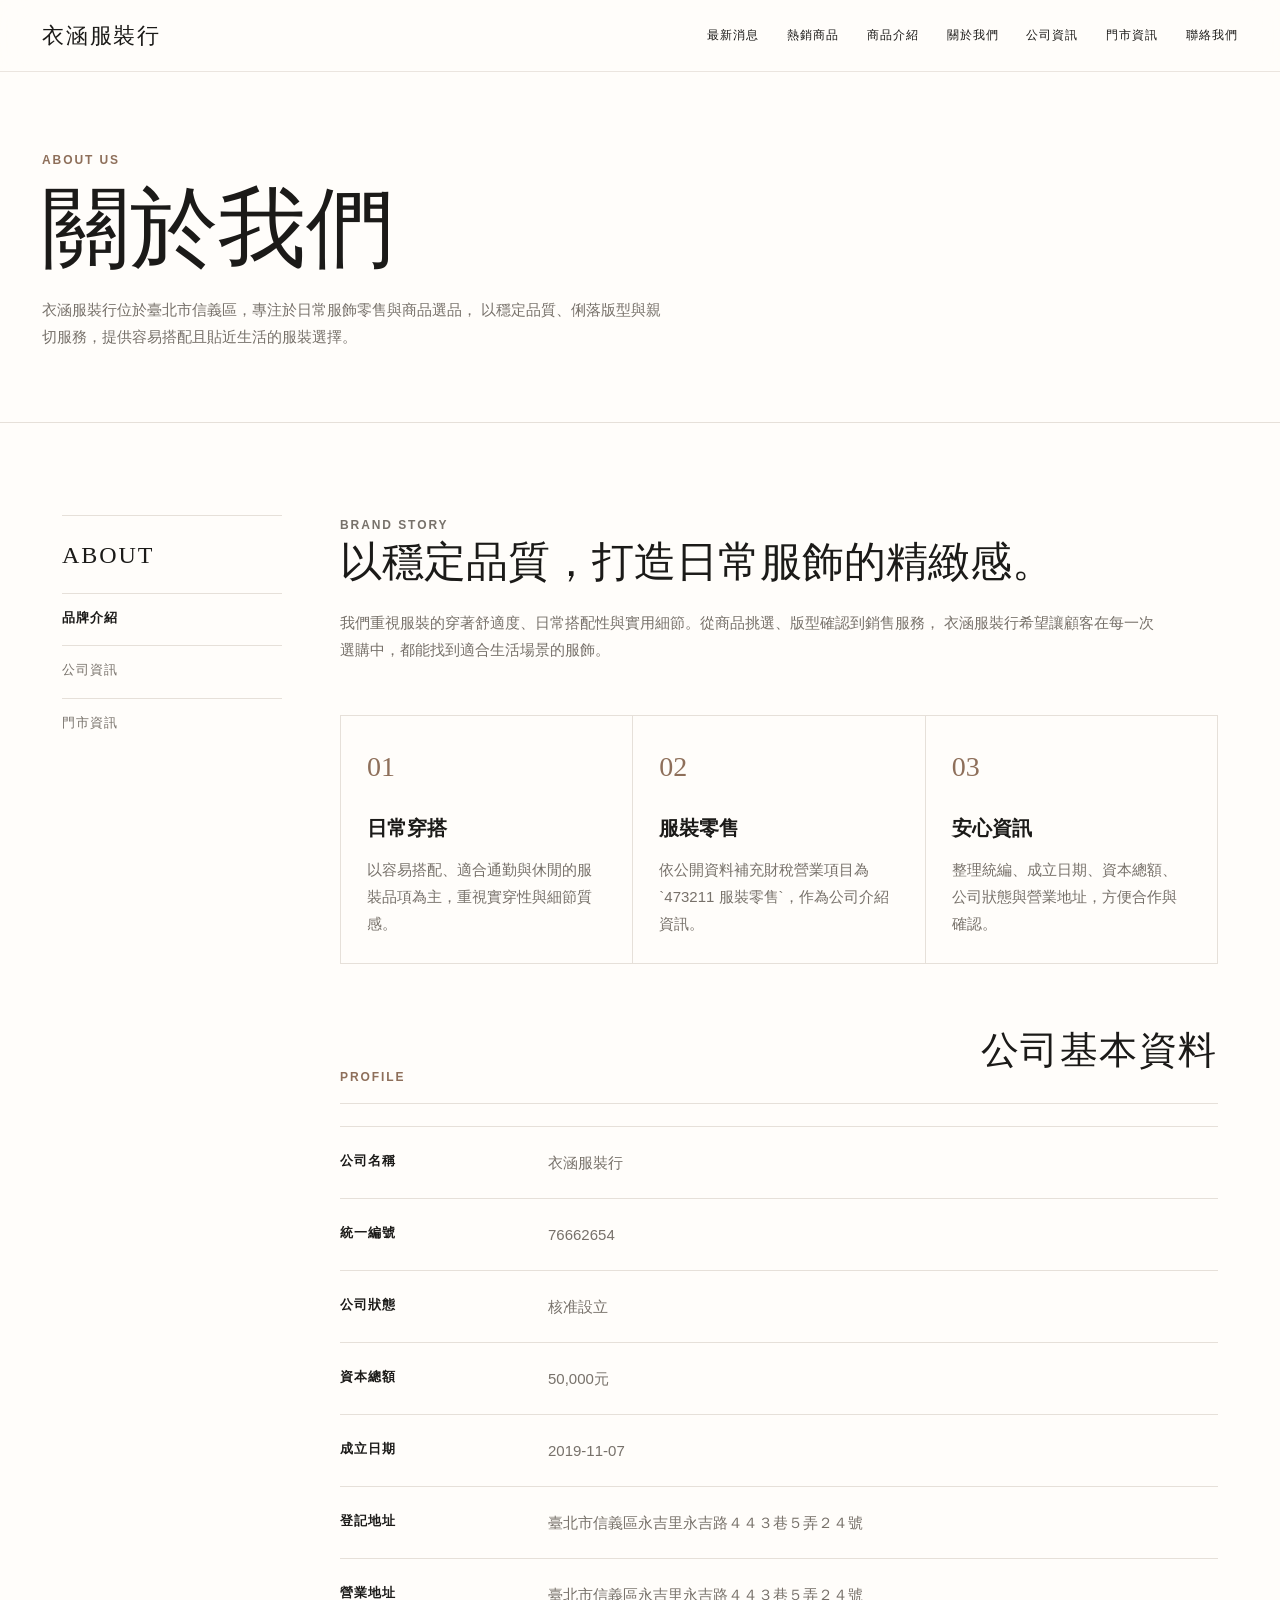
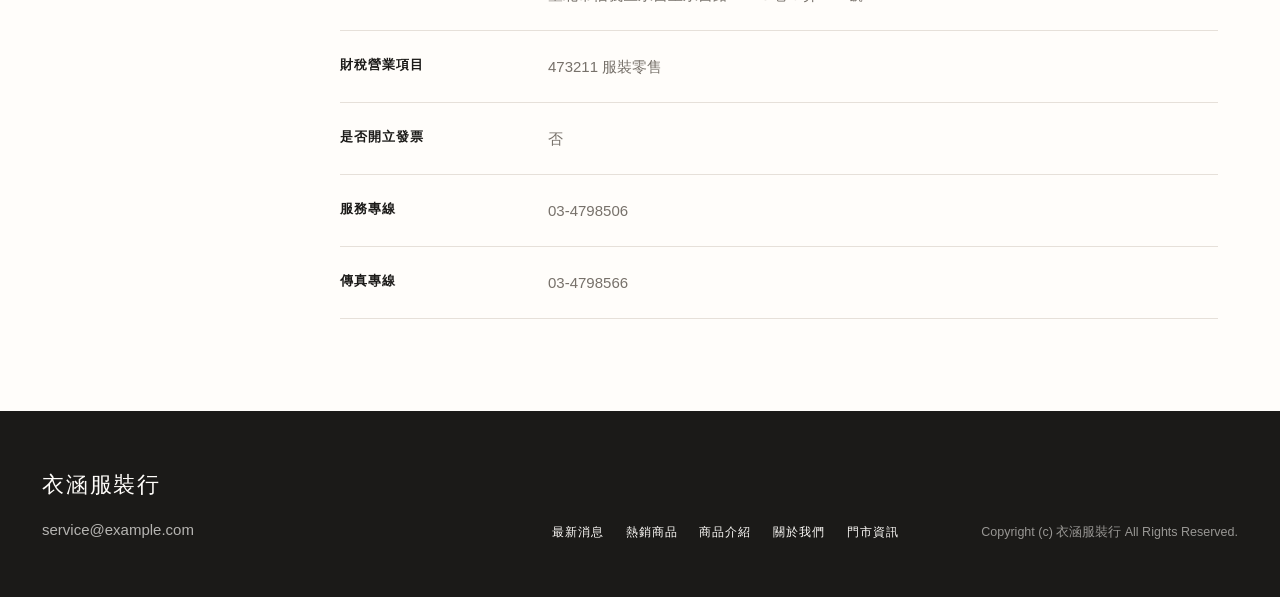
<file: about.html>
<!doctype html>
<html lang="zh-Hant">
  <head>
    <meta charset="utf-8">
    <meta name="viewport" content="width=device-width, initial-scale=1">
    <title>關於我們 | 衣涵服裝行</title>
    <meta
      name="description"
      content="關於衣涵服裝行。整理品牌介紹、公司登記資訊、營業項目與服裝零售相關資訊。"
    >
    <link rel="stylesheet" href="styles.css?v=about-page-1">
  </head>
  <body>
    <header class="site-header" data-header>
      <a class="brand" href="index.html#top" aria-label="衣涵服裝行 top">衣涵服裝行</a>
      <button class="menu-toggle" type="button" aria-label="開啟選單" aria-expanded="false" data-menu-toggle>
        <span></span>
        <span></span>
      </button>
      <nav class="site-nav" data-nav>
        <a href="index.html#topics">最新消息</a>
        <a href="hot.html">熱銷商品</a>
        <a href="index.html#products">商品介紹</a>
        <a href="about.html" aria-current="page">關於我們</a>
        <a href="index.html#company">公司資訊</a>
        <a href="store.html">門市資訊</a>
        <a href="#contact">聯絡我們</a>
      </nav>
    </header>

    <main>
      <section class="page-hero about-page-hero">
        <p class="eyebrow">ABOUT US</p>
        <h1>關於我們</h1>
        <p>
          衣涵服裝行位於臺北市信義區，專注於日常服飾零售與商品選品，
          以穩定品質、俐落版型與親切服務，提供容易搭配且貼近生活的服裝選擇。
        </p>
      </section>

      <section class="section inner-layout">
        <aside class="side-menu" aria-label="關於選單">
          <h2>ABOUT</h2>
          <a href="about.html" aria-current="page">品牌介紹</a>
          <a href="index.html#company">公司資訊</a>
          <a href="store.html">門市資訊</a>
        </aside>

        <div class="about-detail">
          <section class="about-intro-block">
            <div>
              <p class="eyebrow">BRAND STORY</p>
              <h2>以穩定品質，打造日常服飾的精緻感。</h2>
            </div>
            <p>
              我們重視服裝的穿著舒適度、日常搭配性與實用細節。從商品挑選、版型確認到銷售服務，
              衣涵服裝行希望讓顧客在每一次選購中，都能找到適合生活場景的服飾。
            </p>
          </section>

          <section class="about-feature-grid" aria-label="服務特色">
            <article>
              <span>01</span>
              <h3>日常穿搭</h3>
              <p>以容易搭配、適合通勤與休閒的服裝品項為主，重視實穿性與細節質感。</p>
            </article>
            <article>
              <span>02</span>
              <h3>服裝零售</h3>
              <p>依公開資料補充財稅營業項目為 `473211 服裝零售`，作為公司介紹資訊。</p>
            </article>
            <article>
              <span>03</span>
              <h3>安心資訊</h3>
              <p>整理統編、成立日期、資本總額、公司狀態與營業地址，方便合作與確認。</p>
            </article>
          </section>

          <section class="about-profile-section">
            <div class="section-heading store-heading">
              <p class="eyebrow">PROFILE</p>
              <h2>公司基本資料</h2>
            </div>
            <div class="company-table" role="table" aria-label="公司基本資料">
              <div role="row">
                <strong role="cell">公司名稱</strong>
                <span role="cell">衣涵服裝行</span>
              </div>
              <div role="row">
                <strong role="cell">統一編號</strong>
                <span role="cell">76662654</span>
              </div>
              <div role="row">
                <strong role="cell">公司狀態</strong>
                <span role="cell">核准設立</span>
              </div>
              <div role="row">
                <strong role="cell">資本總額</strong>
                <span role="cell">50,000元</span>
              </div>
              <div role="row">
                <strong role="cell">成立日期</strong>
                <span role="cell">2019-11-07</span>
              </div>
              <div role="row">
                <strong role="cell">登記地址</strong>
                <span role="cell">臺北市信義區永吉里永吉路４４３巷５弄２４號</span>
              </div>
              <div role="row">
                <strong role="cell">營業地址</strong>
                <span role="cell">臺北市信義區永吉里永吉路４４３巷５弄２４號</span>
              </div>
              <div role="row">
                <strong role="cell">財稅營業項目</strong>
                <span role="cell">473211 服裝零售</span>
              </div>
              <div role="row">
                <strong role="cell">是否開立發票</strong>
                <span role="cell">否</span>
              </div>
              <div role="row">
                <strong role="cell">服務專線</strong>
                <span role="cell">03-4798506</span>
              </div>
              <div role="row">
                <strong role="cell">傳真專線</strong>
                <span role="cell">03-4798566</span>
              </div>
            </div>
          </section>
        </div>
      </section>
    </main>

    <footer class="site-footer" id="contact">
      <div>
        <a class="brand" href="index.html#top">衣涵服裝行</a>
        <p>service@example.com</p>
      </div>
      <nav aria-label="頁尾導覽">
        <a href="index.html#topics">最新消息</a>
        <a href="hot.html">熱銷商品</a>
        <a href="index.html#products">商品介紹</a>
        <a href="about.html">關於我們</a>
        <a href="store.html">門市資訊</a>
      </nav>
      <small>Copyright (c) 衣涵服裝行 All Rights Reserved.</small>
    </footer>

    <script src="script.js"></script>
  </body>
</html>
</file>
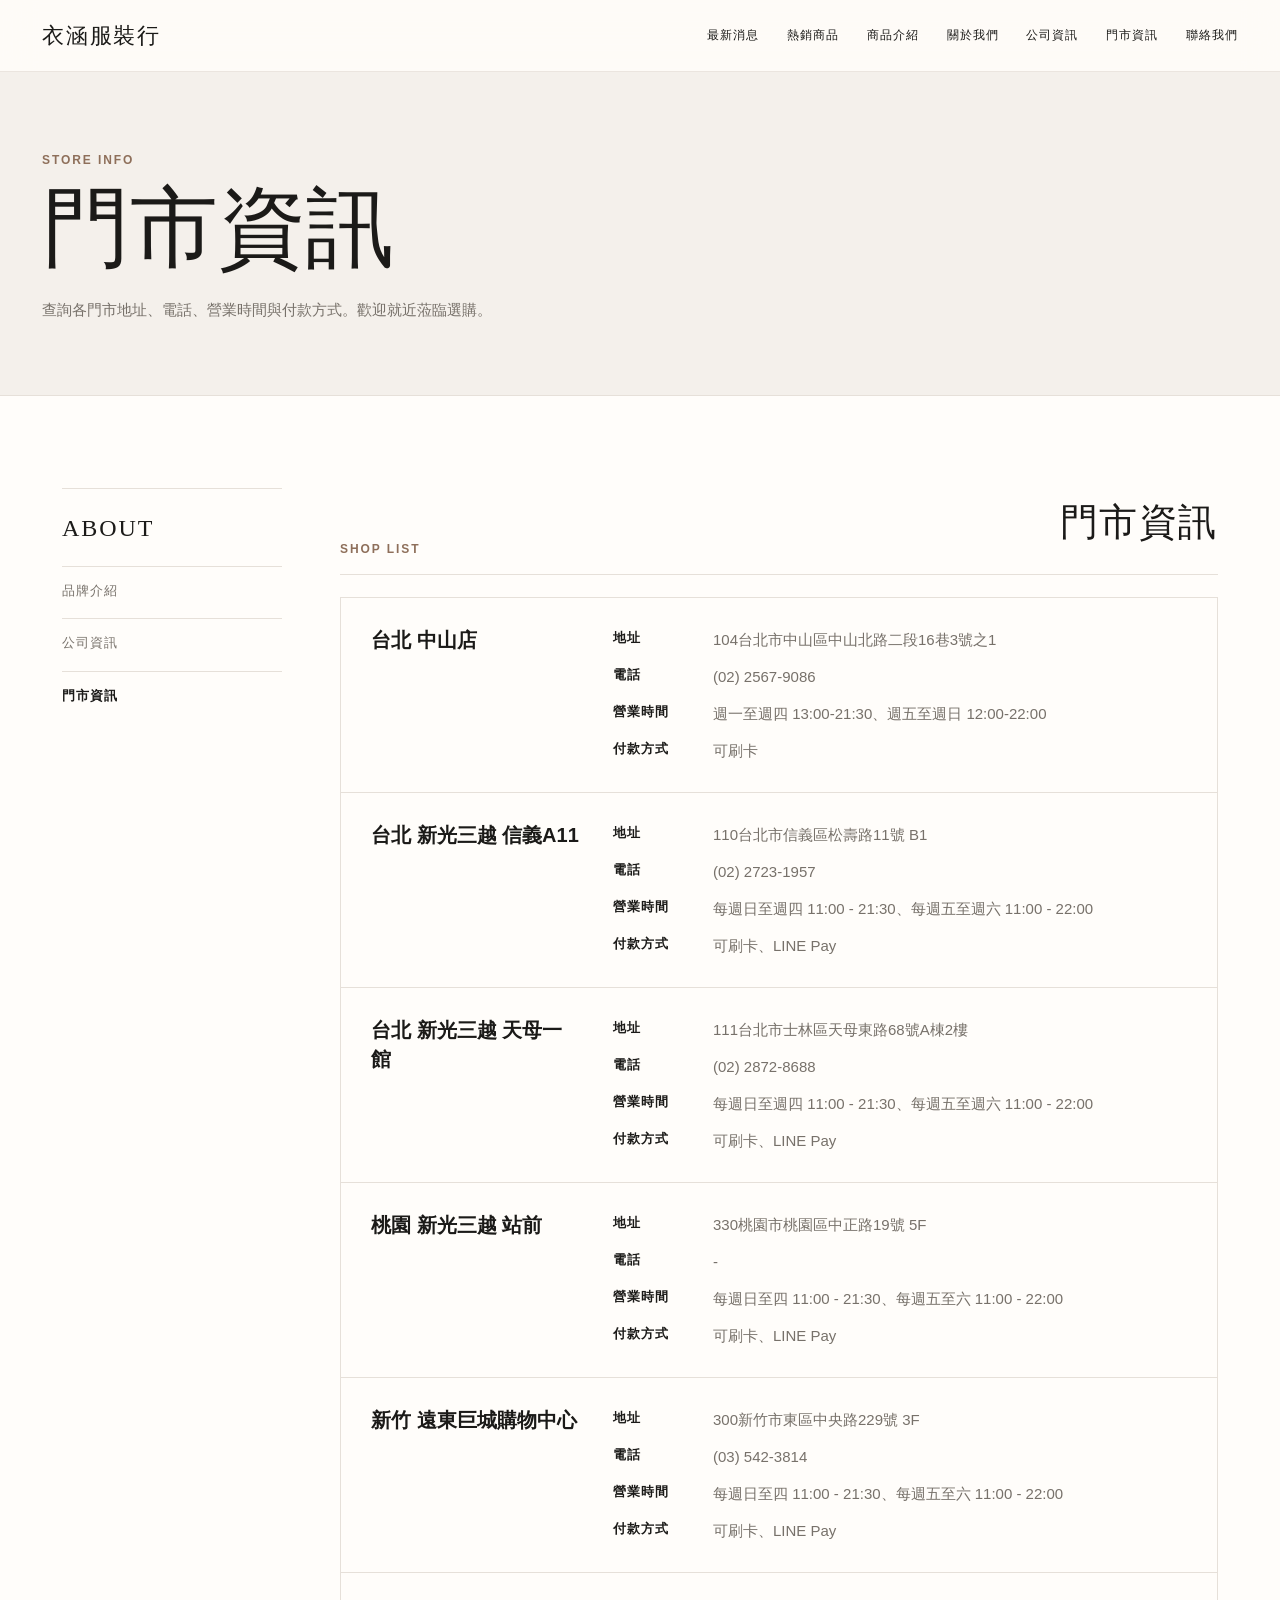
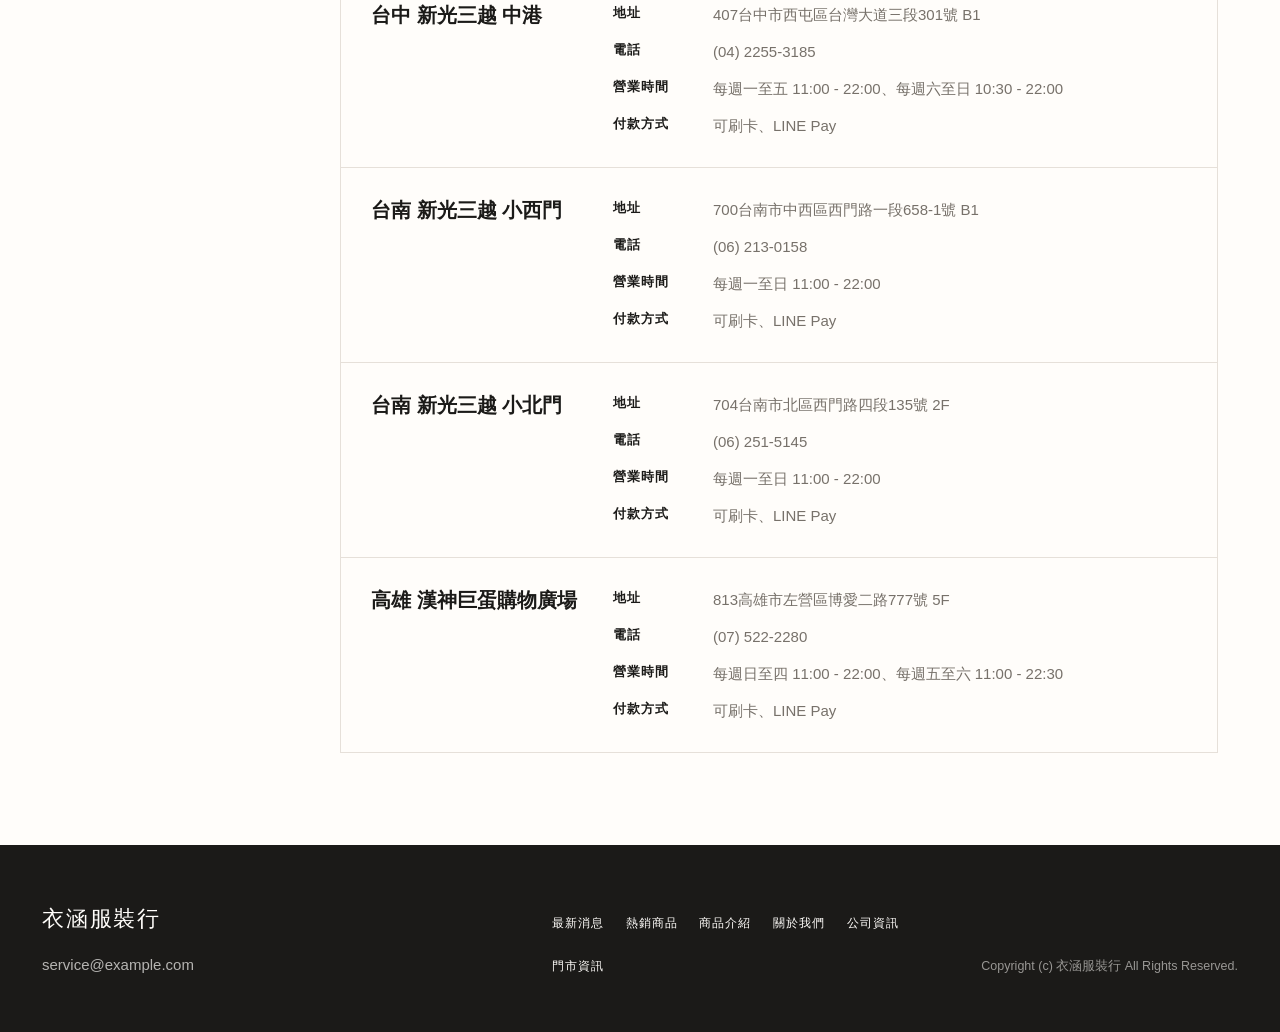
<file: store.html>
<!doctype html>
<html lang="zh-Hant">
  <head>
    <meta charset="utf-8">
    <meta name="viewport" content="width=device-width, initial-scale=1">
    <title>門市資訊 | 衣涵服裝行</title>
    <meta
      name="description"
      content="衣涵服裝行門市資訊。提供台北、桃園、新竹、台中、台南、高雄各門市地址、電話、營業時間與付款方式。"
    >
    <link rel="stylesheet" href="styles.css?v=store-page-1">
  </head>
  <body>
    <header class="site-header" data-header>
      <a class="brand" href="index.html#top" aria-label="衣涵服裝行 top">衣涵服裝行</a>
      <button class="menu-toggle" type="button" aria-label="開啟選單" aria-expanded="false" data-menu-toggle>
        <span></span>
        <span></span>
      </button>
      <nav class="site-nav" data-nav>
        <a href="index.html#topics">最新消息</a>
        <a href="hot.html">熱銷商品</a>
        <a href="index.html#products">商品介紹</a>
        <a href="about.html">關於我們</a>
        <a href="index.html#company">公司資訊</a>
        <a href="store.html" aria-current="page">門市資訊</a>
        <a href="#contact">聯絡我們</a>
      </nav>
    </header>

    <main>
      <section class="page-hero">
        <p class="eyebrow">STORE INFO</p>
        <h1>門市資訊</h1>
        <p>查詢各門市地址、電話、營業時間與付款方式。歡迎就近蒞臨選購。</p>
      </section>

      <section class="section inner-layout">
        <aside class="side-menu" aria-label="關於選單">
          <h2>ABOUT</h2>
          <a href="about.html">品牌介紹</a>
          <a href="index.html#company">公司資訊</a>
          <a href="store.html" aria-current="page">門市資訊</a>
        </aside>

        <div class="store-content">
          <div class="section-heading store-heading">
            <p class="eyebrow">SHOP LIST</p>
            <h2>門市資訊</h2>
          </div>

          <div class="store-list">
            <article class="store-card">
              <h3>台北 中山店</h3>
              <dl>
                <div><dt>地址</dt><dd>104台北市中山區中山北路二段16巷3號之1</dd></div>
                <div><dt>電話</dt><dd>(02) 2567-9086</dd></div>
                <div><dt>營業時間</dt><dd>週一至週四 13:00-21:30、週五至週日 12:00-22:00</dd></div>
                <div><dt>付款方式</dt><dd>可刷卡</dd></div>
              </dl>
            </article>

            <article class="store-card">
              <h3>台北 新光三越 信義A11</h3>
              <dl>
                <div><dt>地址</dt><dd>110台北市信義區松壽路11號 B1</dd></div>
                <div><dt>電話</dt><dd>(02) 2723-1957</dd></div>
                <div><dt>營業時間</dt><dd>每週日至週四 11:00 - 21:30、每週五至週六 11:00 - 22:00</dd></div>
                <div><dt>付款方式</dt><dd>可刷卡、LINE Pay</dd></div>
              </dl>
            </article>

            <article class="store-card">
              <h3>台北 新光三越 天母一館</h3>
              <dl>
                <div><dt>地址</dt><dd>111台北市士林區天母東路68號A棟2樓</dd></div>
                <div><dt>電話</dt><dd>(02) 2872-8688</dd></div>
                <div><dt>營業時間</dt><dd>每週日至週四 11:00 - 21:30、每週五至週六 11:00 - 22:00</dd></div>
                <div><dt>付款方式</dt><dd>可刷卡、LINE Pay</dd></div>
              </dl>
            </article>

            <article class="store-card">
              <h3>桃園 新光三越 站前</h3>
              <dl>
                <div><dt>地址</dt><dd>330桃園市桃園區中正路19號 5F</dd></div>
                <div><dt>電話</dt><dd>-</dd></div>
                <div><dt>營業時間</dt><dd>每週日至四 11:00 - 21:30、每週五至六 11:00 - 22:00</dd></div>
                <div><dt>付款方式</dt><dd>可刷卡、LINE Pay</dd></div>
              </dl>
            </article>

            <article class="store-card">
              <h3>新竹 遠東巨城購物中心</h3>
              <dl>
                <div><dt>地址</dt><dd>300新竹市東區中央路229號 3F</dd></div>
                <div><dt>電話</dt><dd>(03) 542-3814</dd></div>
                <div><dt>營業時間</dt><dd>每週日至四 11:00 - 21:30、每週五至六 11:00 - 22:00</dd></div>
                <div><dt>付款方式</dt><dd>可刷卡、LINE Pay</dd></div>
              </dl>
            </article>

            <article class="store-card">
              <h3>台中 新光三越 中港</h3>
              <dl>
                <div><dt>地址</dt><dd>407台中市西屯區台灣大道三段301號 B1</dd></div>
                <div><dt>電話</dt><dd>(04) 2255-3185</dd></div>
                <div><dt>營業時間</dt><dd>每週一至五 11:00 - 22:00、每週六至日 10:30 - 22:00</dd></div>
                <div><dt>付款方式</dt><dd>可刷卡、LINE Pay</dd></div>
              </dl>
            </article>

            <article class="store-card">
              <h3>台南 新光三越 小西門</h3>
              <dl>
                <div><dt>地址</dt><dd>700台南市中西區西門路一段658-1號 B1</dd></div>
                <div><dt>電話</dt><dd>(06) 213-0158</dd></div>
                <div><dt>營業時間</dt><dd>每週一至日 11:00 - 22:00</dd></div>
                <div><dt>付款方式</dt><dd>可刷卡、LINE Pay</dd></div>
              </dl>
            </article>

            <article class="store-card">
              <h3>台南 新光三越 小北門</h3>
              <dl>
                <div><dt>地址</dt><dd>704台南市北區西門路四段135號 2F</dd></div>
                <div><dt>電話</dt><dd>(06) 251-5145</dd></div>
                <div><dt>營業時間</dt><dd>每週一至日 11:00 - 22:00</dd></div>
                <div><dt>付款方式</dt><dd>可刷卡、LINE Pay</dd></div>
              </dl>
            </article>

            <article class="store-card">
              <h3>高雄 漢神巨蛋購物廣場</h3>
              <dl>
                <div><dt>地址</dt><dd>813高雄市左營區博愛二路777號 5F</dd></div>
                <div><dt>電話</dt><dd>(07) 522-2280</dd></div>
                <div><dt>營業時間</dt><dd>每週日至四 11:00 - 22:00、每週五至六 11:00 - 22:30</dd></div>
                <div><dt>付款方式</dt><dd>可刷卡、LINE Pay</dd></div>
              </dl>
            </article>
          </div>
        </div>
      </section>
    </main>

    <footer class="site-footer" id="contact">
      <div>
        <a class="brand" href="index.html#top">衣涵服裝行</a>
        <p>service@example.com</p>
      </div>
      <nav aria-label="頁尾導覽">
        <a href="index.html#topics">最新消息</a>
        <a href="hot.html">熱銷商品</a>
        <a href="index.html#products">商品介紹</a>
        <a href="about.html">關於我們</a>
        <a href="index.html#company">公司資訊</a>
        <a href="store.html">門市資訊</a>
      </nav>
      <small>Copyright (c) 衣涵服裝行 All Rights Reserved.</small>
    </footer>

    <script src="script.js"></script>
  </body>
</html>
</file>
<file: styles.css>
:root {
  --ink: #1b1a18;
  --muted: #77716a;
  --line: #e6e0d9;
  --paper: #fffdfa;
  --soft: #f4f0eb;
  --accent: #8e6f5a;
  --green: #496458;
}

* {
  box-sizing: border-box;
}

html {
  scroll-behavior: smooth;
}

body {
  margin: 0;
  background: var(--paper);
  color: var(--ink);
  font-family: "Helvetica Neue", Arial, "Hiragino Kaku Gothic ProN", Meiryo, sans-serif;
  font-size: 15px;
  line-height: 1.8;
}

a {
  color: inherit;
  text-decoration: none;
}

img {
  display: block;
  width: 100%;
}

.site-header {
  position: fixed;
  z-index: 20;
  top: 0;
  left: 0;
  right: 0;
  display: flex;
  align-items: center;
  justify-content: space-between;
  min-height: 72px;
  padding: 0 42px;
  background: rgba(255, 253, 250, 0.86);
  border-bottom: 1px solid rgba(230, 224, 217, 0.8);
  backdrop-filter: blur(16px);
  transition: background 0.25s ease, min-height 0.25s ease;
}

.site-header.is-scrolled {
  min-height: 60px;
  background: rgba(255, 253, 250, 0.96);
}

.brand {
  font-family: Georgia, "Times New Roman", serif;
  font-size: 22px;
  letter-spacing: 0.08em;
  white-space: nowrap;
}

.site-nav {
  display: flex;
  align-items: center;
  gap: 28px;
  font-size: 12px;
  letter-spacing: 0.08em;
}

.site-nav a {
  position: relative;
  padding: 6px 0;
}

.site-nav a::after {
  position: absolute;
  left: 0;
  right: 0;
  bottom: 0;
  height: 1px;
  background: currentColor;
  content: "";
  transform: scaleX(0);
  transform-origin: left;
  transition: transform 0.25s ease;
}

.site-nav a:hover::after {
  transform: scaleX(1);
}

.menu-toggle {
  display: none;
  width: 42px;
  height: 42px;
  padding: 0;
  background: transparent;
  border: 0;
}

.menu-toggle span {
  display: block;
  width: 24px;
  height: 1px;
  margin: 7px auto;
  background: var(--ink);
}

.hero {
  position: relative;
  min-height: 92vh;
  display: grid;
  align-items: end;
  overflow: hidden;
  background: #ddd7d0;
}

.hero-slides,
.hero-slide,
.hero-slide picture,
.hero-slide img {
  position: absolute;
  inset: 0;
  height: 100%;
}

.hero-slide {
  display: grid;
  align-items: end;
  opacity: 0;
  visibility: hidden;
  transition: opacity 1s ease, visibility 1s ease;
}

.hero-slide.is-active {
  opacity: 1;
  visibility: visible;
}

.hero-slide img {
  object-fit: cover;
  object-position: center;
  filter: saturate(0.9);
  transform: scale(1.03);
  transition: transform 6s ease;
}

.hero-slide.is-active img {
  transform: scale(1);
}

.hero::after {
  position: absolute;
  inset: 0;
  background: linear-gradient(90deg, rgba(20, 18, 15, 0.5), rgba(20, 18, 15, 0.1) 55%, rgba(20, 18, 15, 0));
  content: "";
}

.hero-copy {
  position: relative;
  z-index: 1;
  max-width: 720px;
  padding: 128px 42px 84px;
  color: #fffdfa;
  align-self: end;
  text-shadow: 0 2px 18px rgba(20, 18, 15, 0.32);
}

.hero-controls {
  position: absolute;
  z-index: 2;
  right: 42px;
  bottom: 42px;
  display: flex;
  gap: 12px;
}

.hero-dot {
  width: 34px;
  height: 2px;
  padding: 10px 0;
  background: transparent;
  border: 0;
  cursor: pointer;
}

.hero-dot::before {
  display: block;
  width: 100%;
  height: 2px;
  background: rgba(255, 253, 250, 0.45);
  content: "";
  transition: background 0.25s ease, transform 0.25s ease;
}

.hero-dot.is-active::before,
.hero-dot:hover::before {
  background: #fffdfa;
  transform: scaleY(1.5);
}

.eyebrow {
  margin: 0 0 14px;
  color: var(--accent);
  font-size: 12px;
  font-weight: 700;
  letter-spacing: 0.16em;
}

.hero-copy .eyebrow {
  color: #f6eee3;
}

h1,
h2,
h3,
p {
  overflow-wrap: anywhere;
}

h1 {
  margin: 0;
  font-family: Georgia, "Times New Roman", serif;
  font-size: clamp(44px, 7vw, 88px);
  font-weight: 400;
  line-height: 0.98;
}

.hero-copy p:not(.eyebrow) {
  max-width: 520px;
  margin: 28px 0;
}

.text-link {
  display: inline-flex;
  align-items: center;
  gap: 12px;
  font-size: 12px;
  font-weight: 700;
  letter-spacing: 0.12em;
}

.text-link::after {
  width: 54px;
  height: 1px;
  background: currentColor;
  content: "";
}

.announcement {
  display: flex;
  justify-content: center;
  gap: 28px;
  padding: 18px 24px;
  border-bottom: 1px solid var(--line);
  color: var(--green);
  font-size: 12px;
  font-weight: 700;
  letter-spacing: 0.1em;
  text-align: center;
}

.announcement p {
  margin: 0;
}

.announcement a {
  border-bottom: 1px solid currentColor;
}

.section {
  max-width: 1240px;
  margin: 0 auto;
  padding: 92px 42px;
}

.section-heading {
  display: flex;
  align-items: end;
  justify-content: space-between;
  gap: 28px;
  margin-bottom: 34px;
  border-bottom: 1px solid var(--line);
}

.section-heading h2 {
  margin: 0 0 18px;
  font-family: Georgia, "Times New Roman", serif;
  font-size: 38px;
  font-weight: 400;
  letter-spacing: 0.04em;
}

.topics-section {
  padding-bottom: 64px;
}

.topics-list {
  display: grid;
  grid-template-columns: 1.4fr 1fr 1fr;
  gap: 1px;
  background: var(--line);
  border: 1px solid var(--line);
}

.topic-card {
  min-height: 240px;
  padding: 30px;
  background: var(--paper);
}

.topic-card time {
  color: var(--muted);
  font-size: 12px;
  letter-spacing: 0.08em;
}

.topic-card h3 {
  margin: 20px 0 12px;
  font-size: 20px;
  line-height: 1.45;
}

.topic-card p {
  margin: 0 0 24px;
  color: var(--muted);
}

.topic-card a {
  font-size: 11px;
  font-weight: 700;
  letter-spacing: 0.12em;
  border-bottom: 1px solid currentColor;
}

.featured-topic {
  background: var(--soft);
}

.split-feature {
  display: grid;
  grid-template-columns: minmax(0, 1fr) minmax(320px, 0.8fr);
  gap: 60px;
  align-items: center;
  max-width: none;
  padding-left: 0;
  background: #fbf8f3;
}

.feature-image {
  min-height: 620px;
}

.feature-image img {
  height: 100%;
  min-height: 620px;
  object-fit: cover;
}

.feature-copy {
  max-width: 560px;
  padding-right: 42px;
}

.feature-copy h2 {
  margin: 0 0 24px;
  font-family: Georgia, "Times New Roman", serif;
  font-size: 42px;
  font-weight: 400;
  line-height: 1.25;
}

.feature-copy > p:not(.eyebrow) {
  color: var(--muted);
}

.stats {
  display: grid;
  grid-template-columns: repeat(3, 1fr);
  gap: 1px;
  margin: 34px 0 0;
  background: var(--line);
  border: 1px solid var(--line);
}

.stats div {
  padding: 18px;
  background: var(--paper);
}

.stats dt {
  font-family: Georgia, "Times New Roman", serif;
  font-size: 30px;
}

.stats dd {
  margin: 0;
  color: var(--muted);
  font-size: 12px;
}

.product-grid {
  display: grid;
  grid-template-columns: repeat(4, minmax(0, 1fr));
  gap: 22px;
}

.product-card {
  position: relative;
}

.product-card img {
  aspect-ratio: 3 / 4;
  object-fit: cover;
  background: var(--soft);
}

.product-card div {
  display: grid;
  gap: 4px;
  padding: 16px 0 0;
}

.product-card span {
  color: var(--accent);
  font-size: 11px;
  font-weight: 700;
  letter-spacing: 0.12em;
}

.product-card h3 {
  margin: 0;
  font-size: 16px;
  font-weight: 500;
}

.product-card p {
  margin: 0;
  color: var(--muted);
  font-size: 13px;
}

.company-section {
  padding-top: 48px;
}

.company-table {
  border-top: 1px solid var(--line);
}

.company-table div {
  display: grid;
  grid-template-columns: 180px 1fr;
  gap: 28px;
  padding: 22px 0;
  border-bottom: 1px solid var(--line);
}

.company-table strong {
  font-size: 13px;
  letter-spacing: 0.08em;
}

.company-table span {
  color: var(--muted);
}

.page-hero {
  padding: 150px 42px 72px;
  background: var(--soft);
  border-bottom: 1px solid var(--line);
}

.page-hero h1 {
  margin: 0;
  color: var(--ink);
}

.page-hero p:not(.eyebrow) {
  max-width: 620px;
  margin: 24px 0 0;
  color: var(--muted);
}

.about-page-hero {
  background:
    linear-gradient(90deg, rgba(255, 253, 250, 0.94), rgba(255, 253, 250, 0.78)),
    url("https://images.unsplash.com/photo-1496747611176-843222e1e57c?auto=format&fit=crop&w=1600&q=82") center / cover;
}

.inner-layout {
  display: grid;
  grid-template-columns: 220px minmax(0, 1fr);
  gap: 58px;
  align-items: start;
}

.side-menu {
  position: sticky;
  top: 96px;
  display: grid;
  gap: 4px;
  border-top: 1px solid var(--line);
}

.side-menu h2 {
  margin: 0;
  padding: 18px 0 12px;
  font-family: Georgia, "Times New Roman", serif;
  font-size: 24px;
  font-weight: 400;
  letter-spacing: 0.08em;
}

.side-menu a {
  padding: 12px 0;
  border-top: 1px solid var(--line);
  color: var(--muted);
  font-size: 13px;
  letter-spacing: 0.08em;
}

.side-menu a[aria-current="page"] {
  color: var(--ink);
  font-weight: 700;
}

.store-heading {
  margin-bottom: 22px;
}

.store-list {
  display: grid;
  gap: 1px;
  background: var(--line);
  border: 1px solid var(--line);
}

.store-card {
  display: grid;
  grid-template-columns: minmax(210px, 0.34fr) minmax(0, 1fr);
  gap: 32px;
  padding: 28px 30px;
  background: var(--paper);
}

.store-card h3 {
  margin: 0;
  font-size: 20px;
  line-height: 1.45;
}

.store-card dl {
  display: grid;
  gap: 10px;
  margin: 0;
}

.store-card dl div {
  display: grid;
  grid-template-columns: 82px minmax(0, 1fr);
  gap: 18px;
}

.store-card dt {
  color: var(--ink);
  font-size: 13px;
  font-weight: 700;
  letter-spacing: 0.08em;
}

.store-card dd {
  margin: 0;
  color: var(--muted);
}

.about-detail {
  display: grid;
  gap: 52px;
}

.about-intro-block {
  display: grid;
  gap: 20px;
  max-width: 820px;
}

.about-intro-block h2 {
  margin: 0;
  font-family: Georgia, "Times New Roman", serif;
  font-size: 42px;
  font-weight: 400;
  line-height: 1.25;
}

.about-intro-block p {
  margin: 0;
  color: var(--muted);
}

.about-feature-grid {
  display: grid;
  grid-template-columns: repeat(3, minmax(0, 1fr));
  gap: 1px;
  background: var(--line);
  border: 1px solid var(--line);
}

.about-feature-grid article {
  min-height: 220px;
  padding: 26px;
  background: var(--paper);
}

.about-feature-grid span {
  color: var(--accent);
  font-family: Georgia, "Times New Roman", serif;
  font-size: 28px;
}

.about-feature-grid h3 {
  margin: 18px 0 10px;
  font-size: 20px;
}

.about-feature-grid p {
  margin: 0;
  color: var(--muted);
}

.catalog-hero {
  background: #fbf8f3;
}

.catalog-section {
  max-width: 1440px;
}

.catalog-toolbar {
  display: flex;
  align-items: center;
  justify-content: space-between;
  gap: 24px;
  margin-bottom: 28px;
  padding-bottom: 18px;
  border-bottom: 1px solid var(--line);
  color: var(--muted);
  font-size: 13px;
}

.breadcrumbs {
  display: flex;
  gap: 10px;
}

.catalog-toolbar label {
  display: flex;
  align-items: center;
  gap: 12px;
}

.catalog-toolbar select {
  min-width: 150px;
  padding: 8px 30px 8px 10px;
  background: var(--paper);
  border: 1px solid var(--line);
  border-radius: 0;
  color: var(--ink);
  font: inherit;
}

.hot-product-grid {
  display: grid;
  grid-template-columns: repeat(4, minmax(0, 1fr));
  gap: 20px;
}

.hot-product-card img {
  aspect-ratio: 4 / 5;
  object-fit: cover;
  background: var(--soft);
}

.hot-product-card h2 {
  margin: 12px 0 4px;
  font-size: 14px;
  font-weight: 500;
  line-height: 1.5;
}

.price {
  display: flex;
  gap: 10px;
  margin: 0;
  font-size: 13px;
  line-height: 1.5;
}

.price s {
  color: var(--ink);
}

.price span {
  color: #b2443a;
}

.sizes {
  margin: 6px 0 0;
  color: var(--muted);
  font-size: 13px;
  letter-spacing: 0.04em;
}

.site-footer {
  display: grid;
  grid-template-columns: 1.2fr 1fr auto;
  gap: 28px;
  align-items: end;
  padding: 54px 42px;
  background: var(--ink);
  color: #fffdfa;
}

.site-footer p {
  margin: 12px 0 0;
  color: rgba(255, 253, 250, 0.68);
}

.site-footer nav {
  display: flex;
  flex-wrap: wrap;
  gap: 22px;
  font-size: 12px;
  letter-spacing: 0.08em;
}

.site-footer small {
  color: rgba(255, 253, 250, 0.55);
}

@media (max-width: 900px) {
  .site-header {
    padding: 0 22px;
  }

  .menu-toggle {
    display: block;
  }

  .site-nav {
    position: fixed;
    top: 60px;
    left: 0;
    right: 0;
    display: none;
    padding: 24px 22px 30px;
    background: rgba(255, 253, 250, 0.98);
    border-bottom: 1px solid var(--line);
  }

  .site-nav.is-open {
    display: grid;
    gap: 12px;
  }

  .hero {
    min-height: 86vh;
  }

  .hero-copy {
    padding: 112px 24px 64px;
  }

  .hero-controls {
    right: 24px;
    bottom: 28px;
  }

  .announcement {
    flex-direction: column;
    gap: 6px;
  }

  .section {
    padding: 72px 24px;
  }

  .topics-list,
  .product-grid,
  .hot-product-grid {
    grid-template-columns: repeat(2, minmax(0, 1fr));
  }

  .featured-topic {
    grid-column: 1 / -1;
  }

  .split-feature {
    grid-template-columns: 1fr;
    gap: 34px;
    padding-left: 0;
    padding-right: 0;
  }

  .feature-image,
  .feature-image img {
    min-height: 460px;
  }

  .feature-copy {
    max-width: none;
    padding: 0 24px 72px;
  }

  .site-footer {
    grid-template-columns: 1fr;
  }

  .page-hero {
    padding: 128px 24px 56px;
  }

  .inner-layout {
    grid-template-columns: 1fr;
    gap: 34px;
  }

  .side-menu {
    position: static;
  }

  .store-card {
    grid-template-columns: 1fr;
    gap: 16px;
    padding: 24px;
  }

  .about-feature-grid {
    grid-template-columns: 1fr;
  }

  .catalog-toolbar {
    align-items: stretch;
    flex-direction: column;
  }
}

@media (max-width: 560px) {
  .brand {
    font-size: 18px;
  }

  h1 {
    font-size: 42px;
  }

  .section-heading {
    display: block;
  }

  .topics-list,
  .product-grid,
  .hot-product-grid,
  .stats {
    grid-template-columns: 1fr;
  }

  .topic-card {
    min-height: auto;
    padding: 24px;
  }

  .feature-copy h2,
  .section-heading h2 {
    font-size: 32px;
  }

  .company-table div {
    grid-template-columns: 1fr;
    gap: 8px;
  }

  .store-card dl div {
    grid-template-columns: 1fr;
    gap: 2px;
  }
}
</file>
